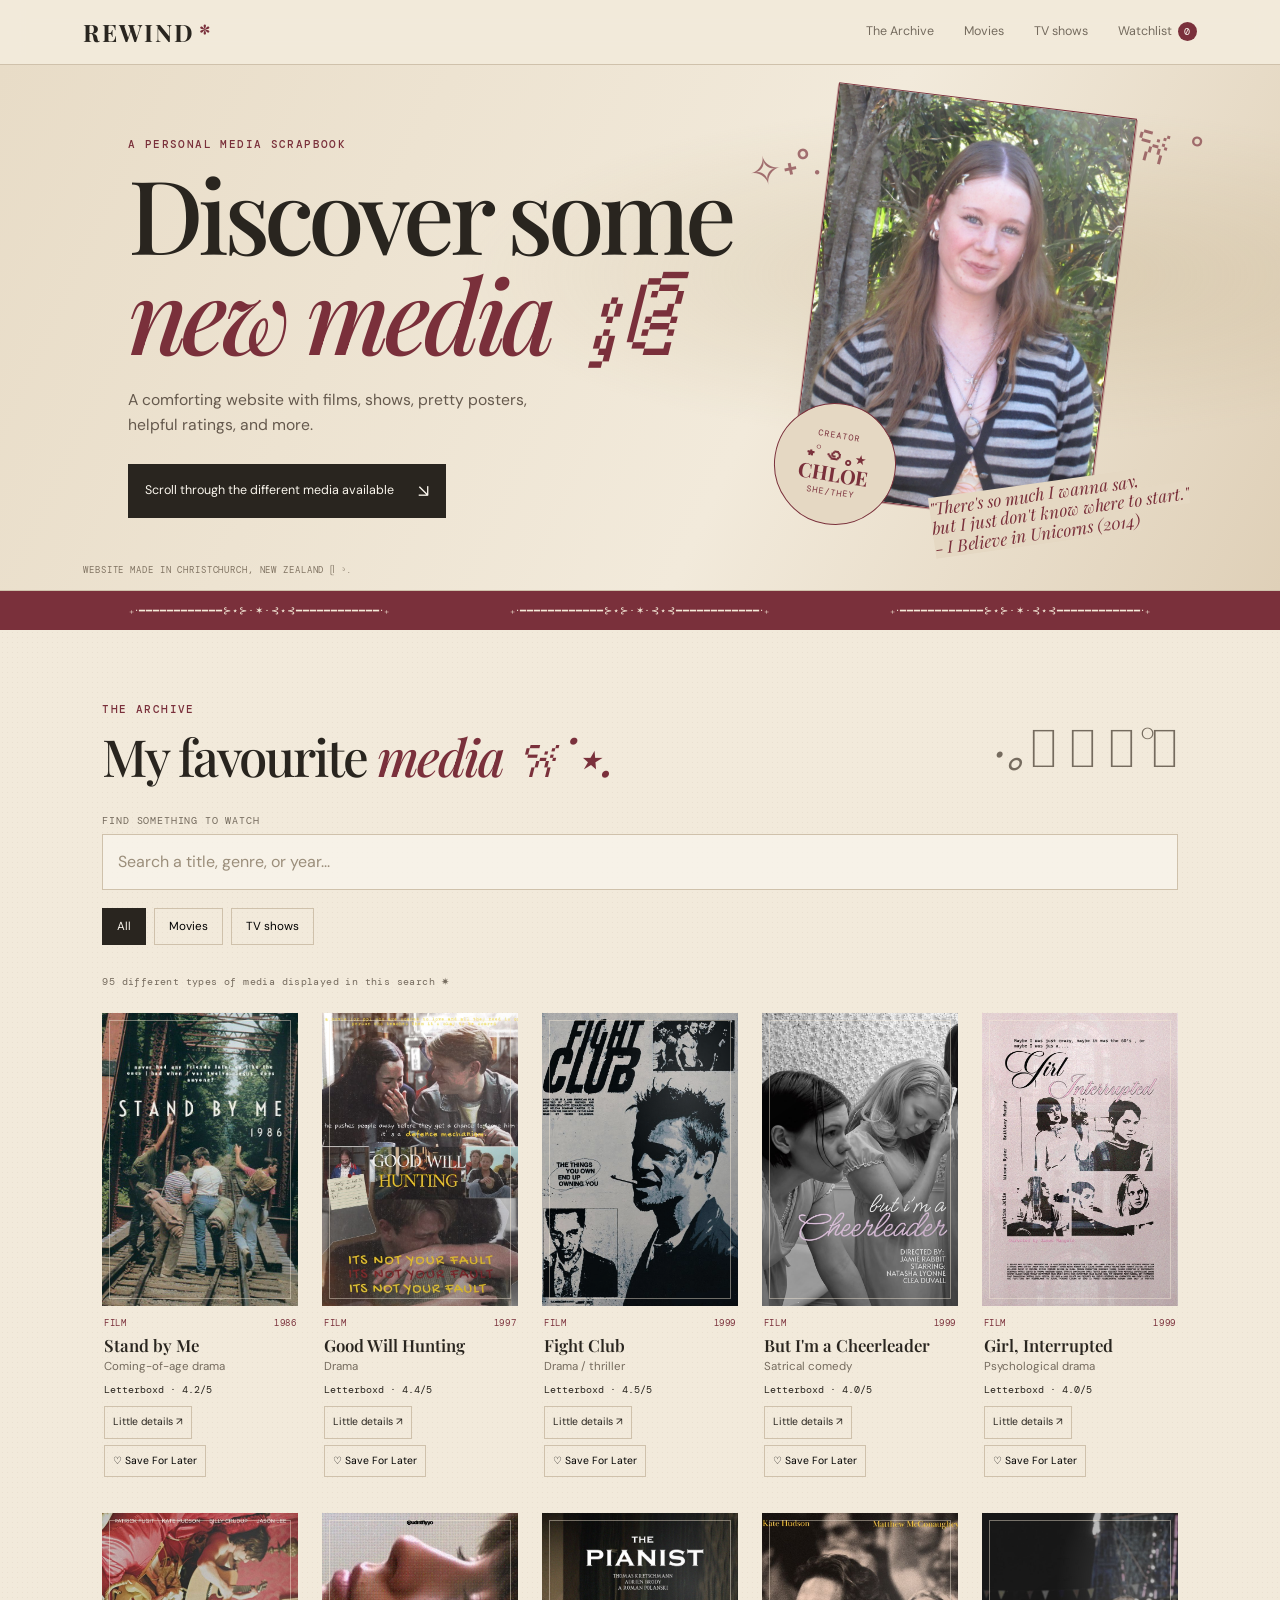
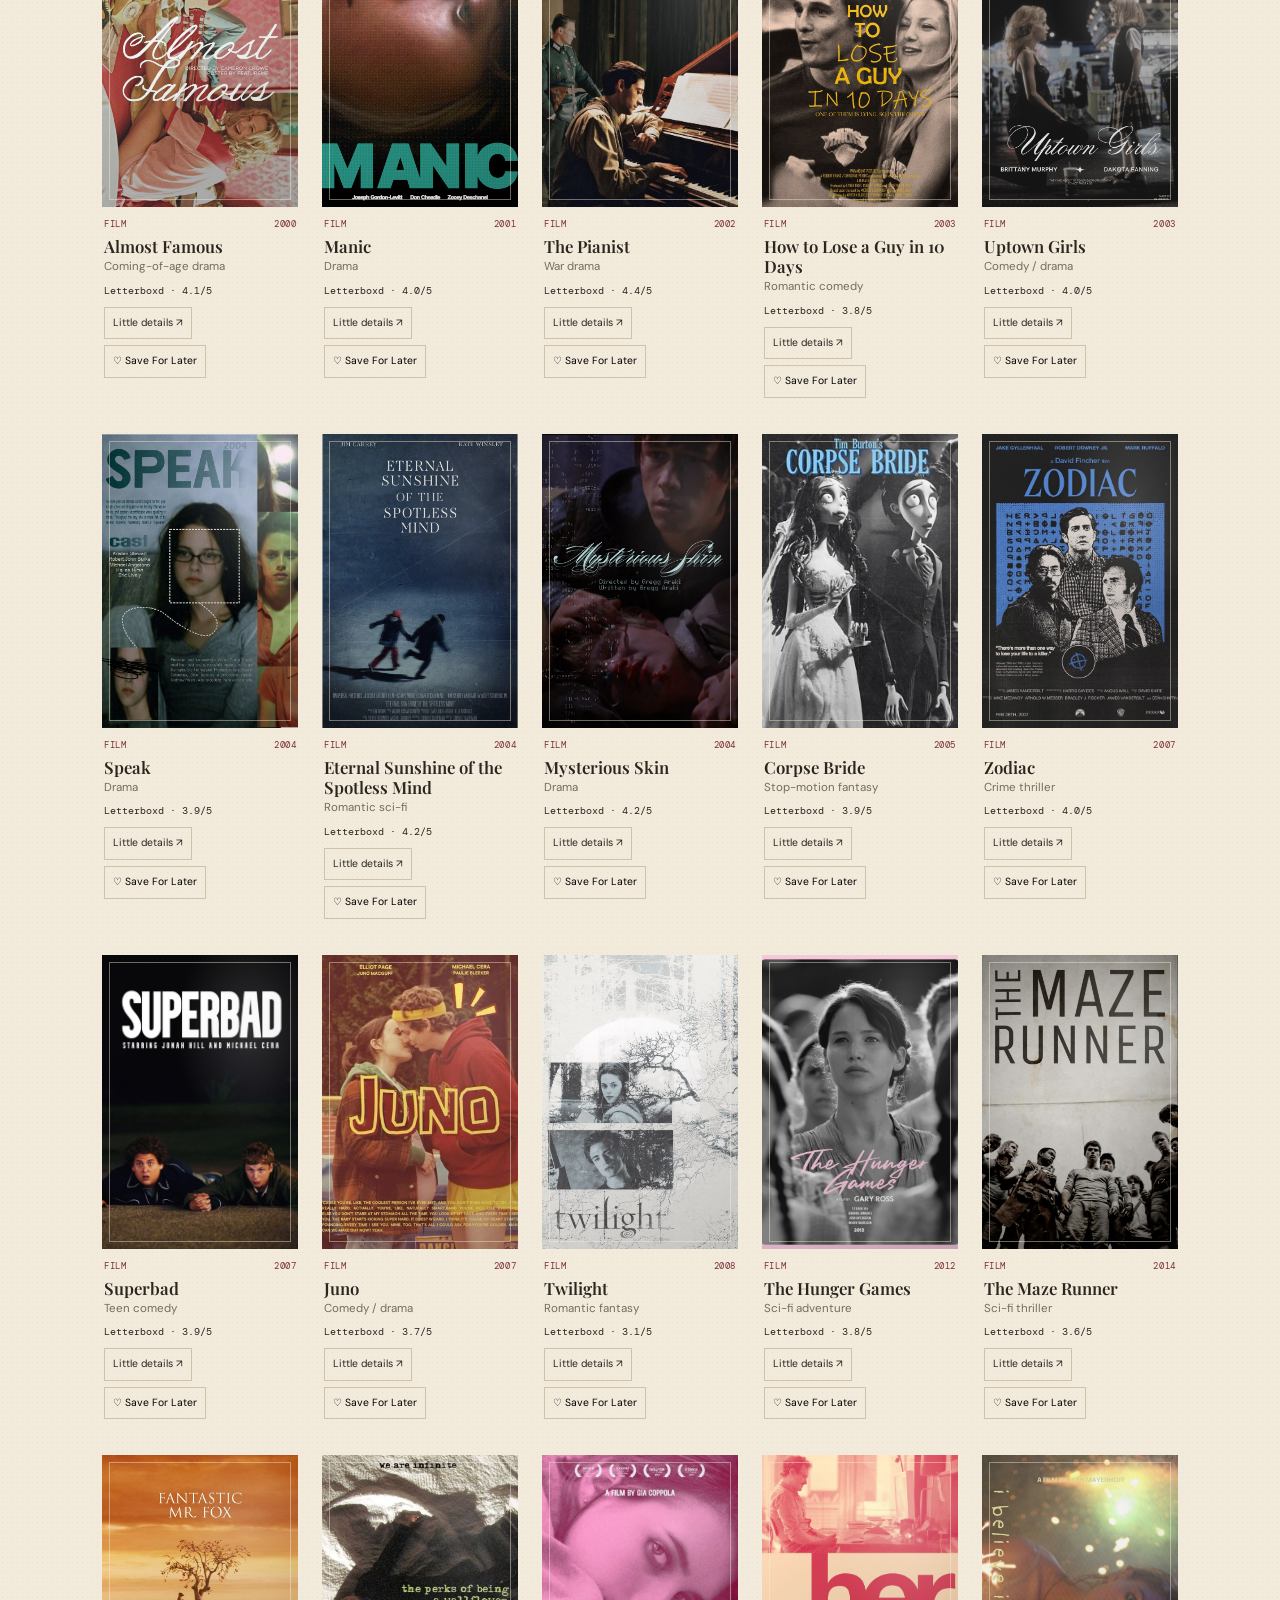
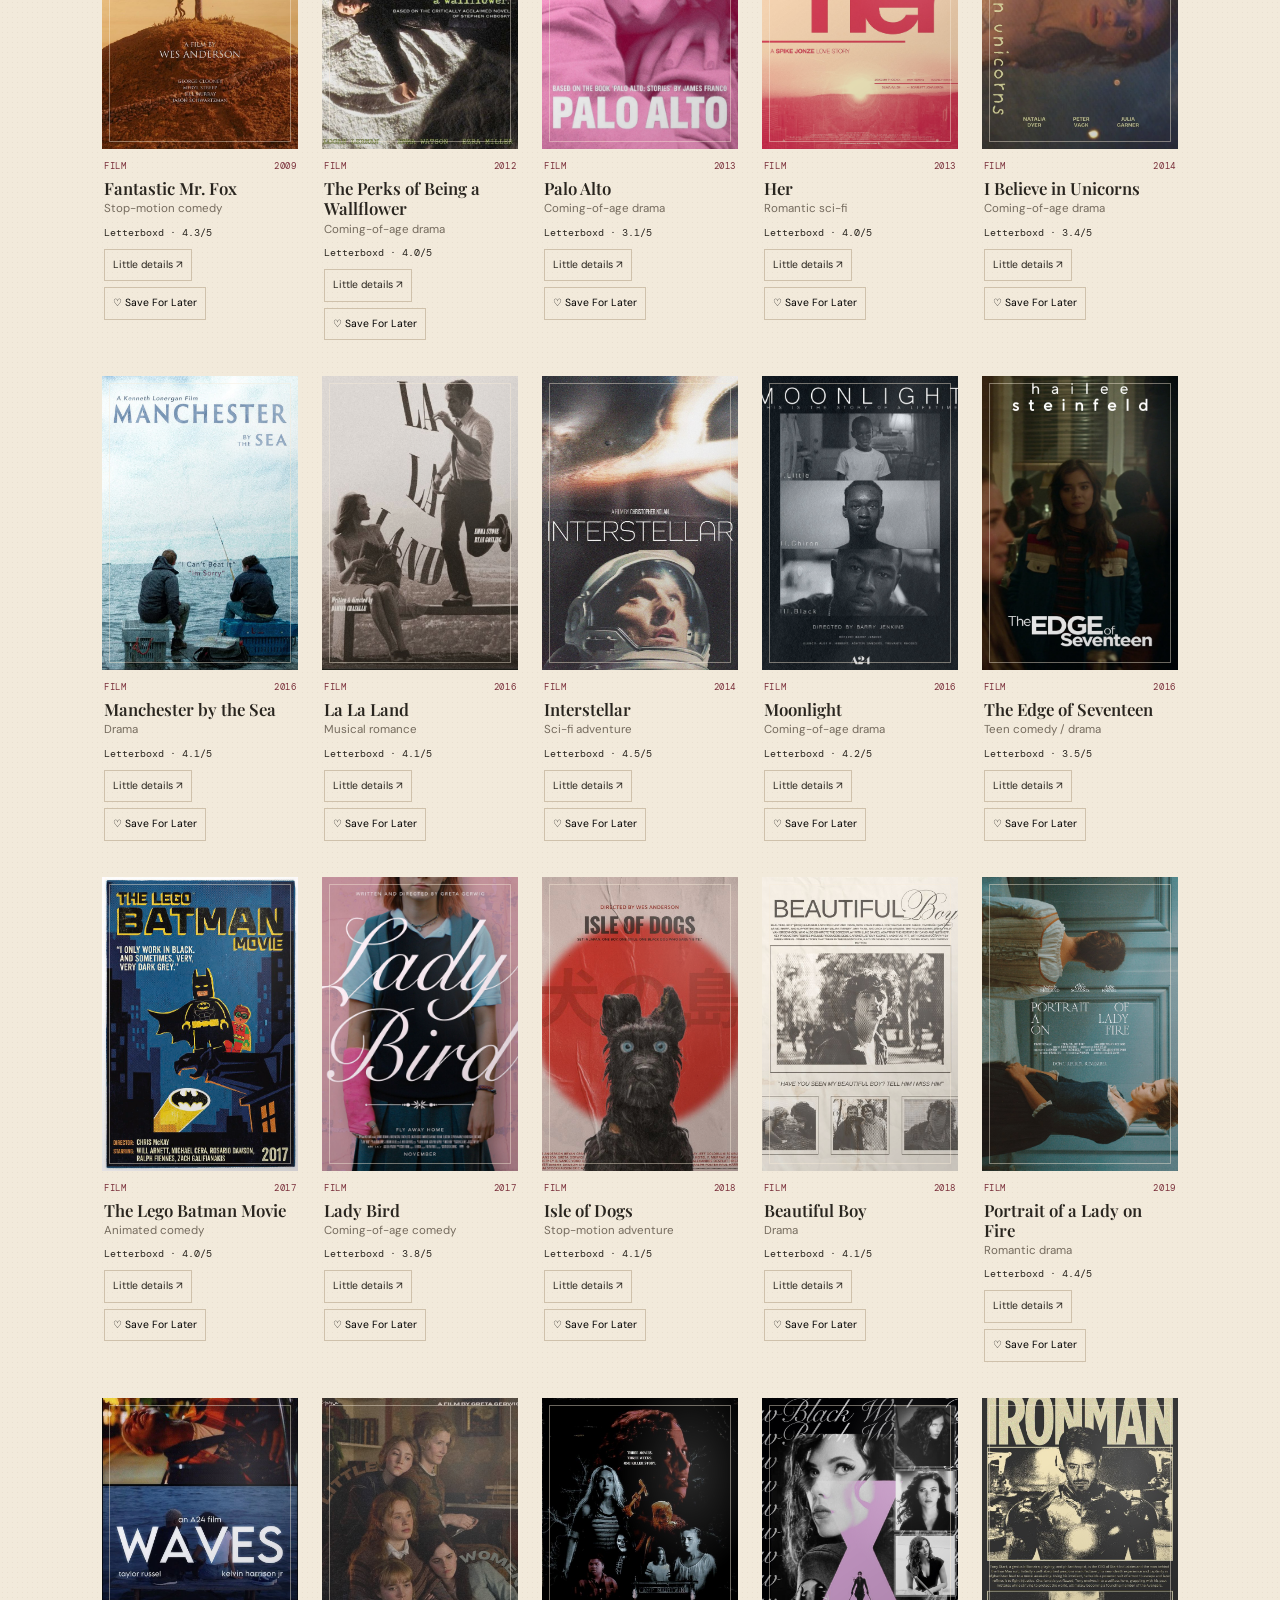
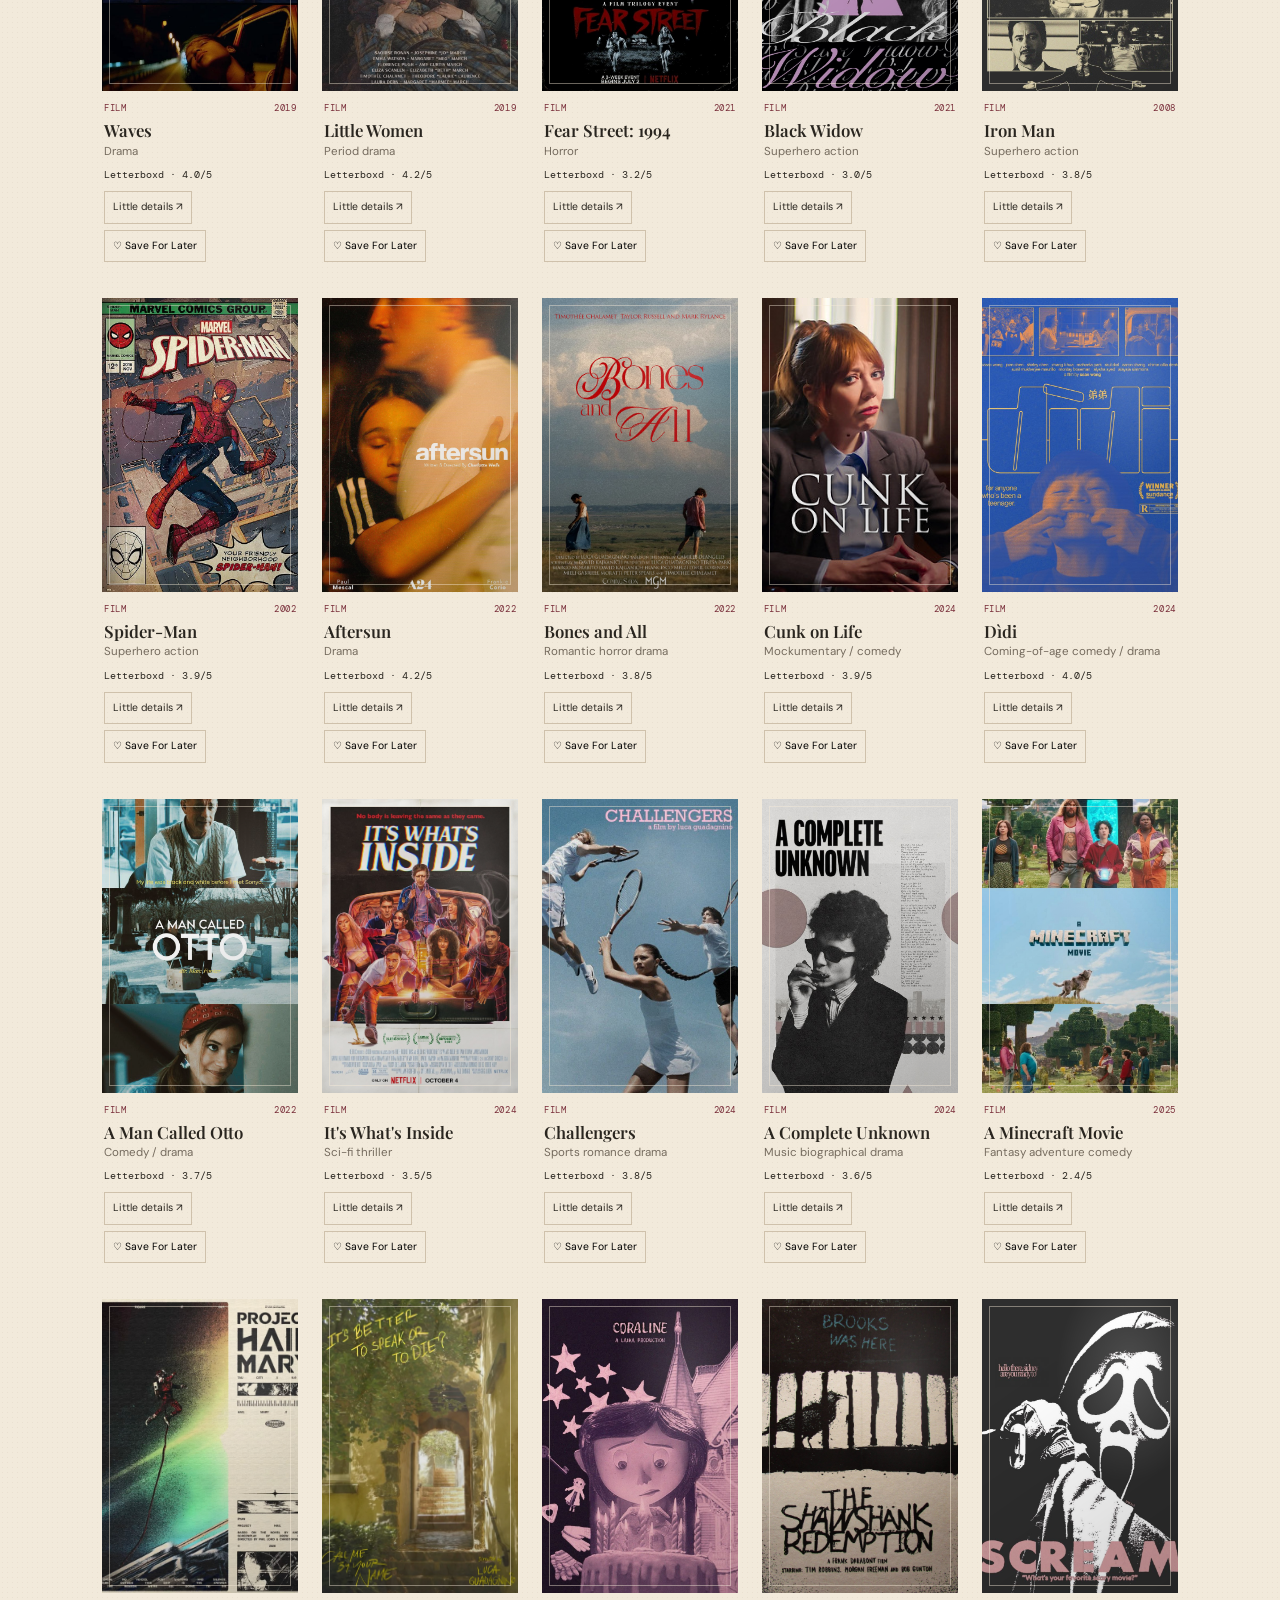
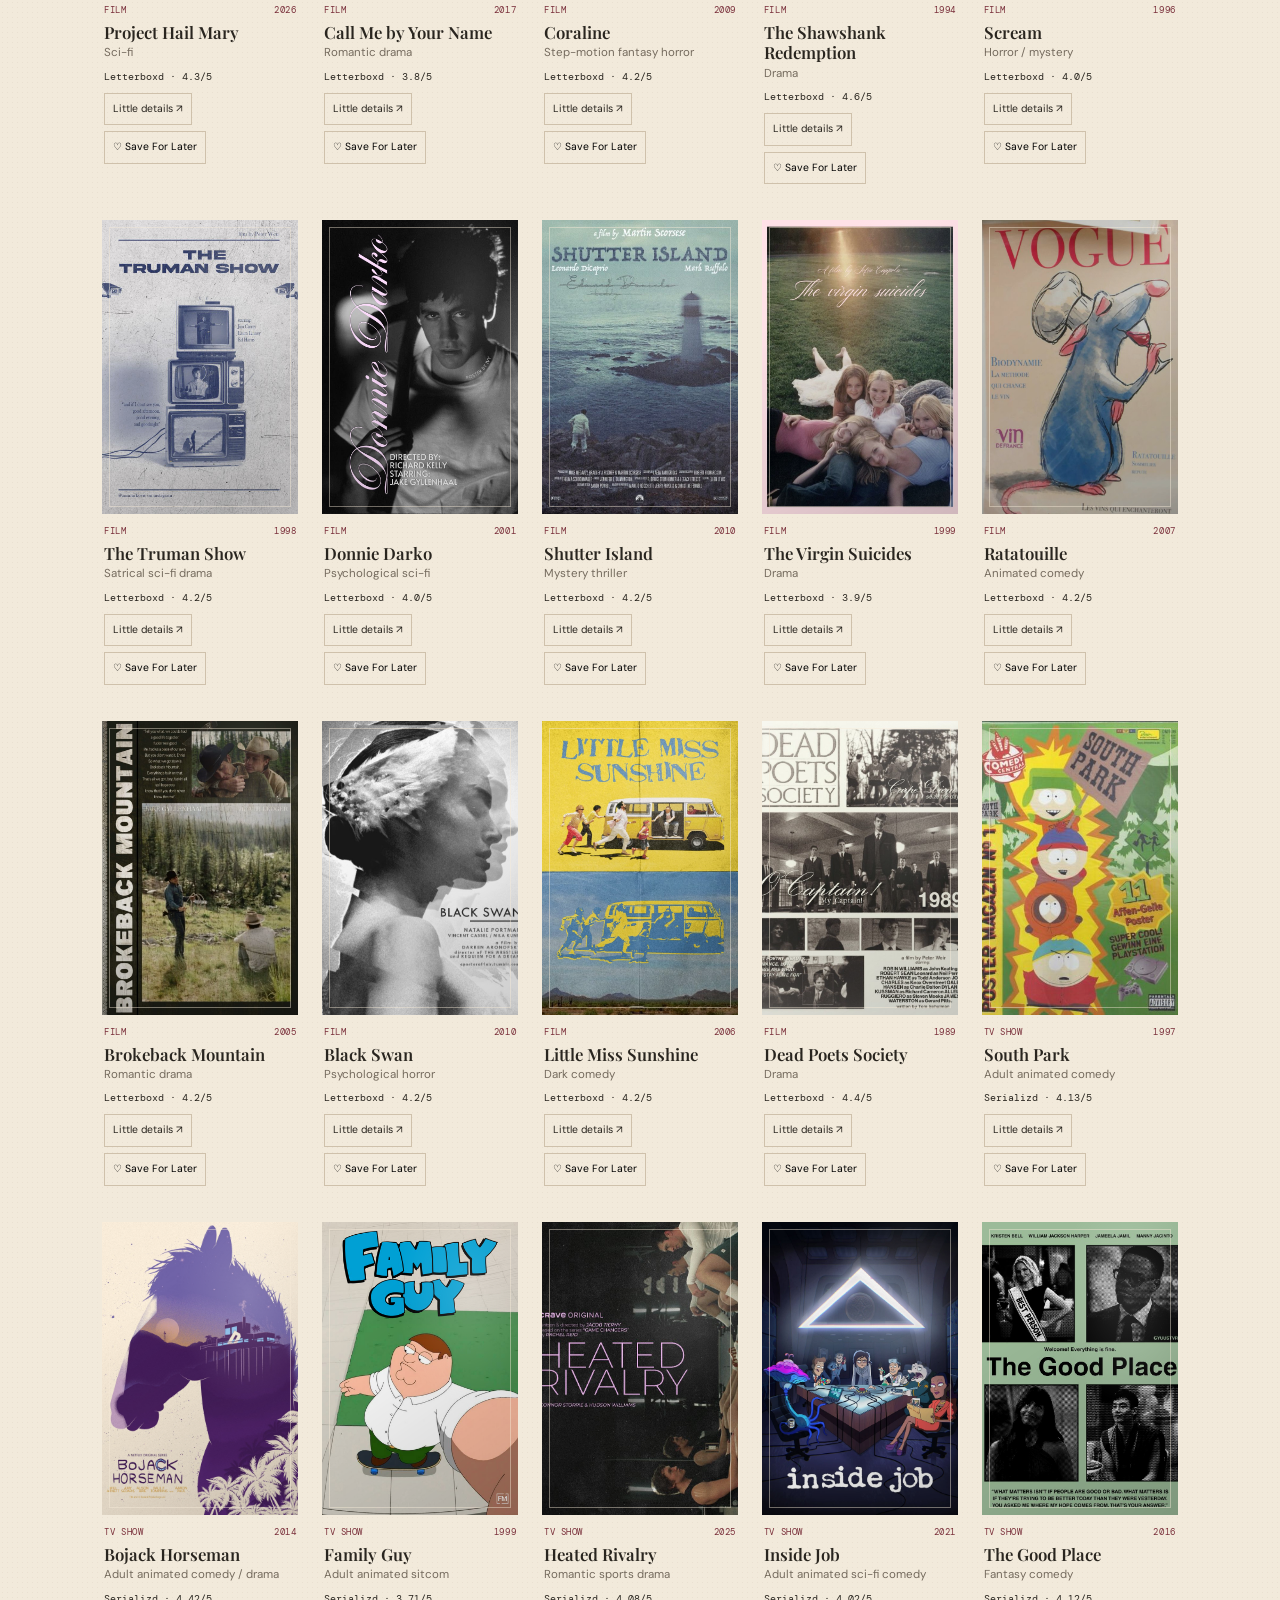
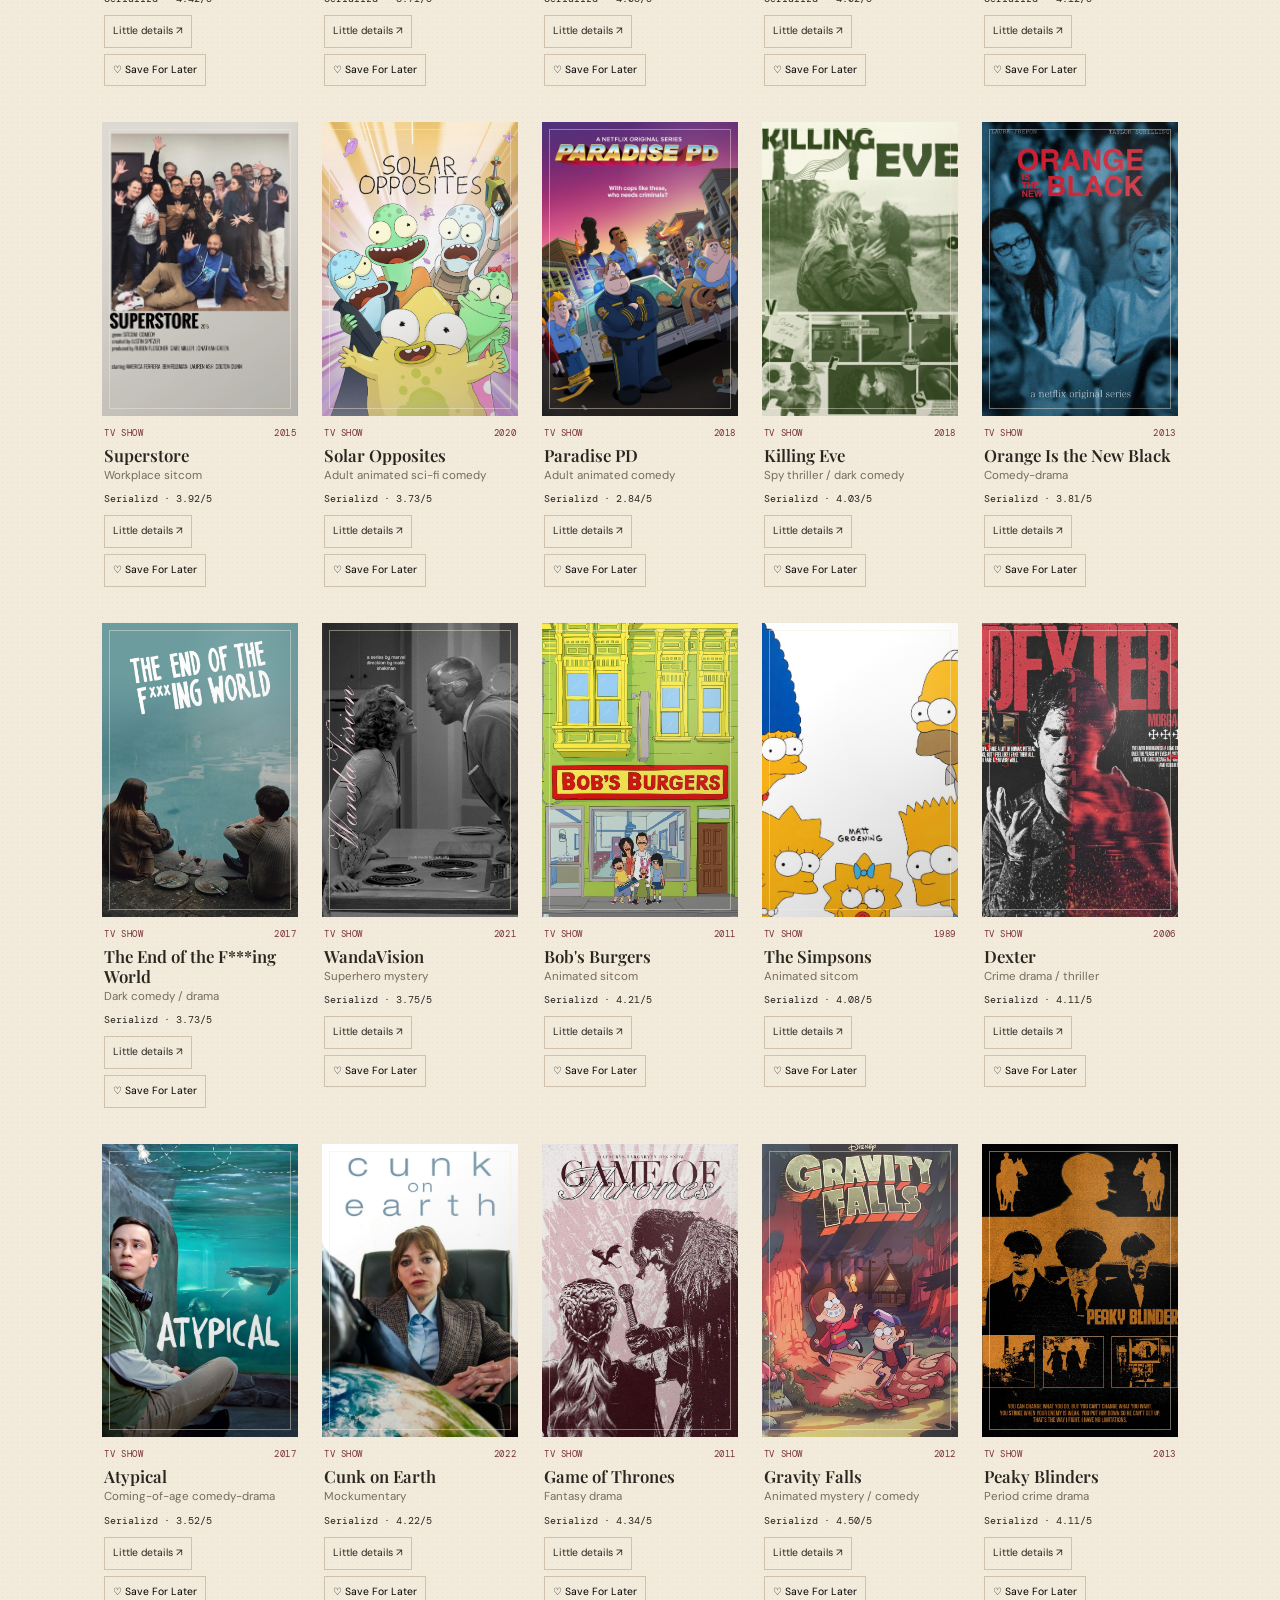
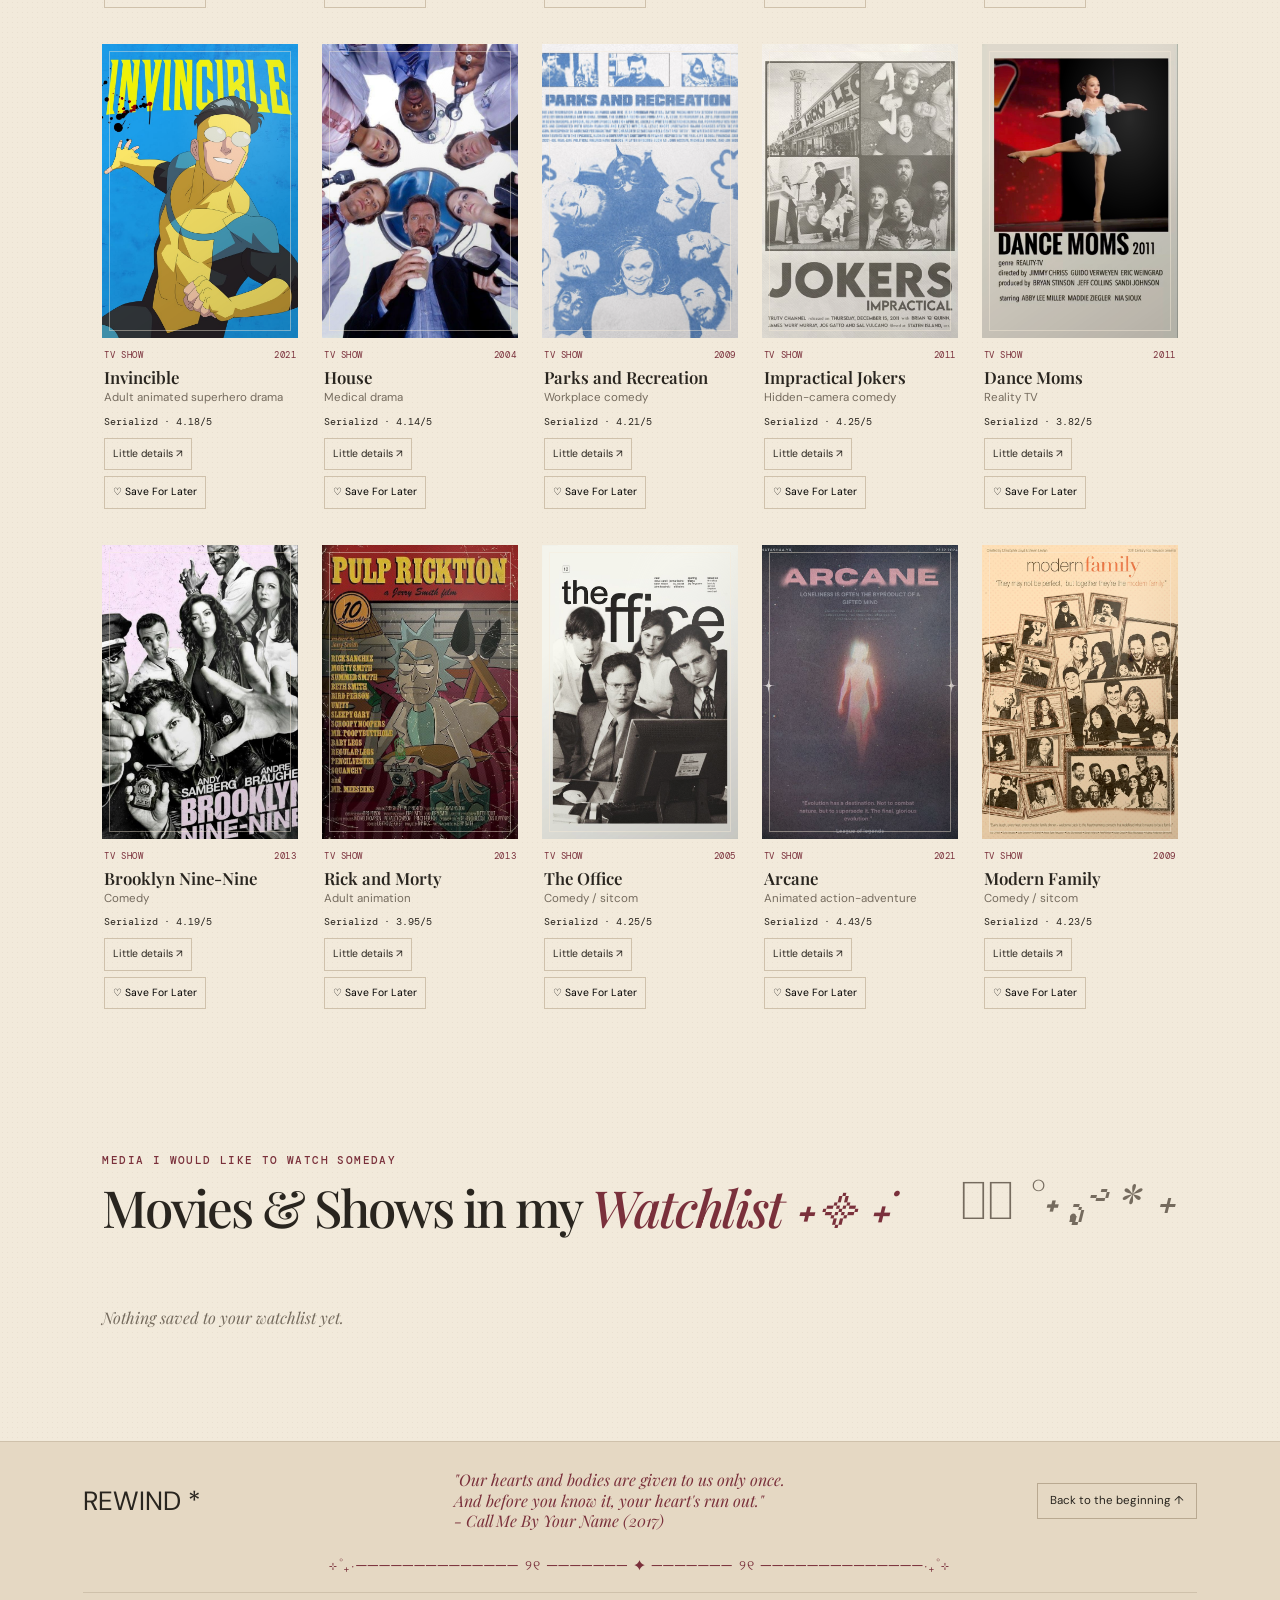
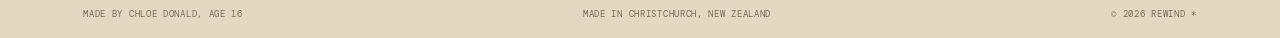
<file: index.html>
<!DOCTYPE html>
<html lang="en">
<head>
    <meta charset="UTF-8">
    <meta name="viewport" content="width=device-width, initial-scale=1.0">
    <meta name="theme-color" content="#f2eadb">
    <meta name="description" content="REWIND - a personal scrapbook of films and shows.">
    <title>REWIND | ⊱⋆⊱·✶·⊰⋆⊰ | 2026</title>
    <link rel="stylesheet" href="style.css">
    <script src="script.js" defer></script>
</head>
<body>
    <header class="site-header">
        <a class="wordmark" href="index.html">REWIND<span>*</span></a>
        <nav aria-label="Main navigation">
            <a href="#collection">The Archive</a>
            <a href="#collection" data-jump-filter="movie">Movies</a>
            <a href="#collection" data-jump-filter="show">TV shows</a>
            <a href="#watchlist">Watchlist <span id="watchlist-count">0</span></a>
        </nav>
    </header>
    <main>
        <section class="hero">
            <div class="hero-photo-frame" aria-hidden="true">
                <img src="creator.png" alt="Photo of the creator of the website, Chloe Donald" class="hero-photo">
            </div>
            <div class="hero-copy">
                <p class="eyebrow">A PERSONAL MEDIA SCRAPBOOK</p>
                <h1>Discover some<br><em>new media ⨾༊󠀺</em></h1>
                <p class="hero-intro">A comforting website with films, shows, pretty posters, helpful ratings, and more.</p>
                <a class="ink-button" href="#collection">Scroll through the different media available <span>↘</span></a>
            </div>
            <div class="hero-note note-one"><mark>"There's so much I wanna say,<br>but I just don't know where to start."<br>- I Believe in Unicorns (2014)</mark></div>
            <div class="hero-stamp" aria-hidden="true">
                <span>CREATOR</span>
                <strong>⋆˚꩜｡⋆<br>CHLOE</strong>
                <span>SHE/THEY</span>
            </div>
            <div class="hero-caption">WEBSITE MADE IN CHRISTCHURCH, NEW ZEALAND ᥫ᭡.</div>
            <span class="hero-doodle doodle-bow" aria-hidden="true">⋆.𐙚 ̊</span>
            <span class="hero-doodle doodle-stars" aria-hidden="true">✧˖°.</span>
        </section>
        <section class="intro-strip" aria-label="Little reminders">
            <span>₊‧━━━━━━━━━━━━⊱⋆⊱·✶·⊰⋆⊰━━━━━━━━━━━━‧₊</span><span>₊‧━━━━━━━━━━━━⊱⋆⊱·✶·⊰⋆⊰━━━━━━━━━━━━‧₊</span><span>₊‧━━━━━━━━━━━━⊱⋆⊱·✶·⊰⋆⊰━━━━━━━━━━━━‧₊</span>
        </section>
        <section class="collection section-wrap" id="collection">
            <div class="section-top">
                <div><p class="eyebrow">THE ARCHIVE</p><h2>My favourite <em>media 𐙚˙⋆.</em></h2></div>
                <p class="section-aside">·｡𓆝 𓆟 𓆞°‧</p>
            </div>
            <label class="search-label" for="search">Find something to watch</label>
            <input id="search" class="search-input" type="search" placeholder="Search a title, genre, or year...">
            <div class="filter-row" aria-label="Filter collection">
                <button class="filter-chip is-active" data-filter="all">All</button>
                <button class="filter-chip" data-filter="movie">Movies</button>
                <button class="filter-chip" data-filter="show">TV shows</button>
            </div>
            <p class="collection-count" id="collection-count"></p>
            <div id="media-grid" class="poster-grid" aria-live="polite"></div>
            <p id="empty-message" class="empty-state" hidden>No matches found. Please try another search.</p>
        </section>
        <section class="saved-section section-wrap" id="watchlist">
            <div class="section-top">
                <div><p class="eyebrow">MEDIA I WOULD LIKE TO WATCH SOMEDAY</p><h2>Movies & Shows in my <em>Watchlist ˖᯽ ݁˖</em></h2></div>
                <p class="section-aside">𓇢𓆸 °˖ .ೃ࿔ * ˖</p>
            </div>
            <div id="watchlist-grid" class="poster-grid"></div>
            <p id="watchlist-empty" class="empty-state">Nothing saved to your watchlist yet.</p>
        </section>
    </main>
    <footer class="site-footer">
        <div class="footer-top">
            <a class="workmark footer-wordmark" href="index.html">REWIND <span>*</span></a>
            <p class="footer-quote">"Our hearts and bodies are given to us only once.<br>And before you know it, your heart's run out."<br>- Call Me By Your Name (2017)</p>
            <a class="back-to-top" href="#">Back to the beginning ↑</a>
        </div>
        <div class="footer-doodle" aria-hidden="true">⊹˚₊‧────────────── ୨୧ ─────── ✦ ─────── ୨୧ ──────────────‧₊˚⊹</div>
        <div class="footer-bottom"><span>MADE BY CHLOE DONALD, AGE 16</span><span>MADE IN CHRISTCHURCH, NEW ZEALAND</span><span>&copy; 2026 REWIND *</span></div>
    </footer>
</body>
</html>
</file>
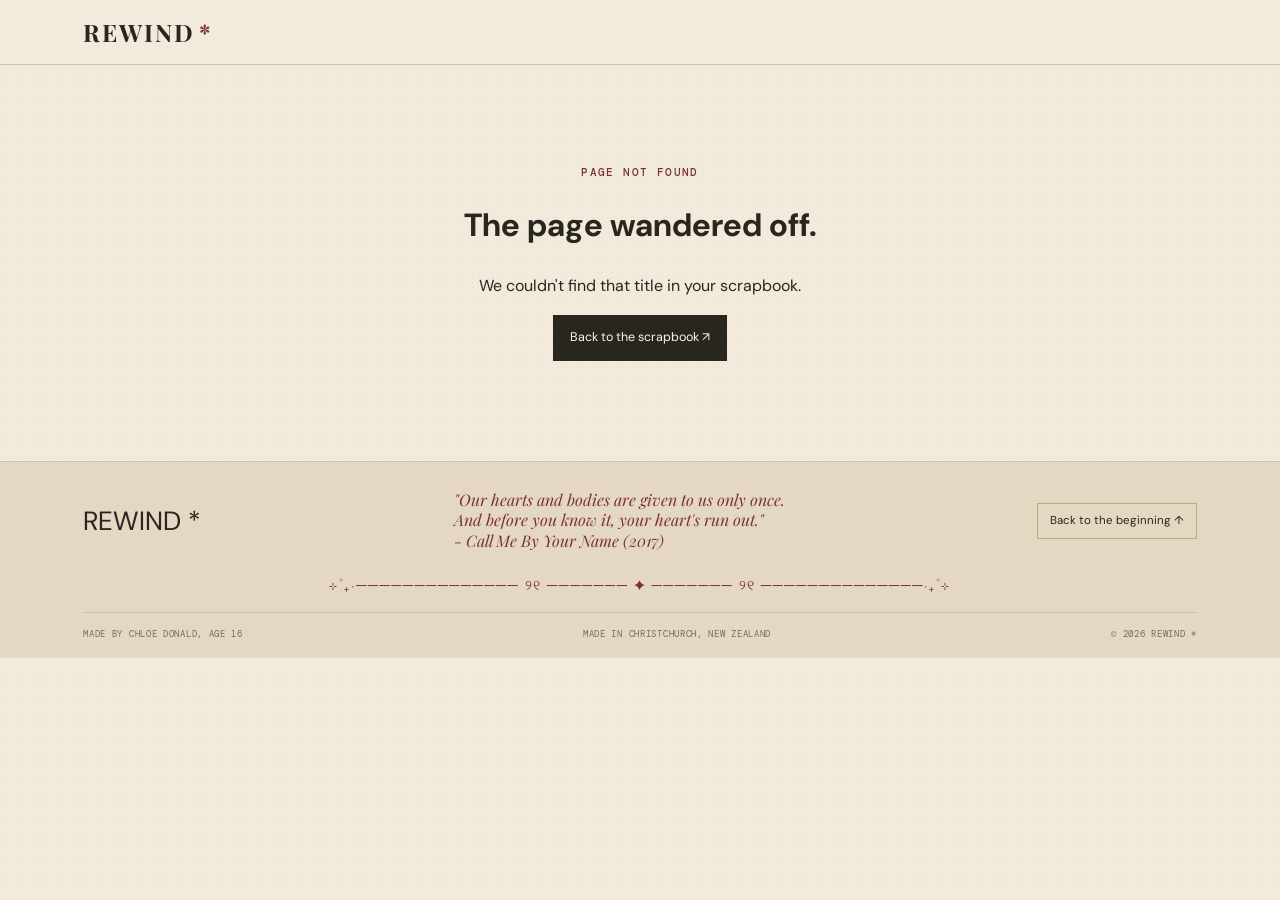
<file: title.html>
<!DOCTYPE html>
<html lang="en">
<head>
    <meta charset="UTF-8">
    <meta name="viewport" content="width=device-width, initial-scale=1.0">
    <meta name="theme-color" content="#f2eadb">
    <meta name="description" content="REWIND - a personal scrapbook of films and shows.">
    <title>REWIND | ⊱⋆⊱·✶·⊰⋆⊰ | 2026</title>
    <link rel="stylesheet" href="style.css">
    <script src="script.js" defer></script>
</head>
<body>
    <header class="site-header">
        <a class="wordmark" href="index.html">REWIND<span>*</span></a>
    </header>
    <main id="detail-root" class="detail-main">
        <a class="back-link" href="index.html#collection">← BACK TO THE ARCHIVE</a>
        <p>Finding your page...</p>
    </main>
    <footer class="site-footer">
        <div class="footer-top">
            <a class="workmark footer-wordmark" href="index.html">REWIND <span>*</span></a>
            <p class="footer-quote">"Our hearts and bodies are given to us only once.<br>And before you know it, your heart's run out."<br>- Call Me By Your Name (2017)</p>
            <a class="back-to-top" href="#">Back to the beginning ↑</a>
        </div>
        <div class="footer-doodle" aria-hidden="true">⊹˚₊‧────────────── ୨୧ ─────── ✦ ─────── ୨୧ ──────────────‧₊˚⊹</div>
        <div class="footer-bottom"><span>MADE BY CHLOE DONALD, AGE 16</span><span>MADE IN CHRISTCHURCH, NEW ZEALAND</span><span>&copy; 2026 REWIND *</span></div>
    </footer>
</body>
</html>
</file>
<file: style.css>
@import url('https://fonts.googleapis.com/css2?family=DM+Mono:wght@400;500&family=DM+Sans:wght@400;500;600;700&family=Playfair+Display:ital,wght@0,500;0,600;0,700;1,500;1,600&display=swap');

:root {
    --paper: #f2eadb;
    --paper-deep: #e5d8c3;
    --ink: #29251f;
    --muted: #756b5e;
    --wine: #7a303b;
    --olive: #747751;
    --ochre: #c39b54;
    --line: #cfc1ab;
    --white-paper: #faf6ed;
    --serif: "Playfair Display", Georgia, serif;
    --sans: "DM Sans", Arial, sans-serif;
    --mono: "DM Mono", monospace;
}

* { box-sizing: border-box; }
html { scroll-behavior: smooth; scroll-padding-top: 90px; }
body { margin: 0; background: var(--paper); color: var(--ink); font-family: var(--sans); line-height: 1.6;
    background-image: radial-gradient(#6f5c4010 .7px, transparent .7px); background-size: 5px 5px; }
a { color: inherit; text-decoration: none; }
button, input { font: inherit; }
::selection { background: #d8b9a7; color: var(--ink); }

.site-header {
    position: sticky; top: 0; z-index: 20;
    display: flex; justify-content: space-between; align-items: center;
    gap: 24px; padding: 16px 6.5%;
    background: #f2eadbf2; backdrop-filter: blur(12px);
    border-bottom: 1px solid var(--line);
}
.wordmark { font: 700 1.5rem var(--serif); letter-spacing: .08em; }
.wordmark span { color: var(--wine); margin-left: 4px;}
nav { display: flex; align-items: center; flex-wrap: wrap; gap: clamp(12px, 2.5vw, 30px); }
nav a { color: var(--muted); font-size: .78rem; }
nav a:hover, .back-link:hover { color: var(--wine); }
#watchlist-count { display: inline-grid; place-items: center; min-width: 19px; height: 19px; padding: 0 4px; 
    margin-left: 3px; border-radius: 50%; background: var(--wine); color: var(--white-paper); font: .65rem var(--mono); }

mark { background-color: var(--paper-deep); color: var(--wine); }
.hero {
    min-height: 490px; position: relative; overflow: hidden;
    display: flex; align-items: center; padding: 72px 10%;
    background: 
        radial-gradient(ellipse at 78% 40%, #b9a57b55 0%, transparent 38%),
        linear-gradient(115deg, #e8dcc7, #f2eadb 60%, #dfd0b8);
    border-bottom: 1px solid var(--line);
}
.hero:before {
    content: ""; position: absolute; width: 300px; height: 410px; right: 13%; top: 35px;
    border: 1px solid #7a303b50; transform: rotate(7deg);
    background: linear-gradient(150deg, #7a303b20, transparent 60%);
}
.hero-copy { position: relative; z-index: 2; max-width: 630px; }
.eyebrow { margin: 0 0 12px; color: var(--wine); font: 500 .67rem var(--mono); letter-spacing: .13em; }
.hero h1 { margin: 0; font: 500 clamp(3.2rem, 8vw, 6.6rem)/.98 var(--serif); letter-spacing: -.055em; }
.hero h1 em, h2 em { color: var(--wine); font-weight: 500; }
.hero-intro { max-width: 420px; margin: 23px 0 27px; color: #65594d; font-size: .98rem; }
.ink-button { display: inline-flex; gap: 24px; align-items: center; background: var(--ink); color: var(--white-paper); 
    padding: 13px 17px; border: 0; font-size: .78rem; cursor: pointer; transition: background .2s, transform .2s; }
.ink-button:hover { background: var(--wine); transform: translateY(-2px); }
.ink-button span { font-size: 1.1rem; }
.hero-photo-frame { position: absolute; z-index: 1; width: 300px; height: 412px; right: calc(13% + 1px); top: 34px; overflow: hidden; border: 1px solid var(--wine); transform: rotate(7deg); background: var(--paper-deep); }
.hero-photo { display: block; width: 100%; height: 100%; object-fit: cover; object-position: center; }
.hero-note { position: absolute; z-index: 3; right: 7%; bottom: 50px; color: var(--wine); font: italic 1.05rem/1.15 var(--serif); transform: rotate(-8deg); }
.hero-stamp { position: absolute; z-index: 1; right: 30%; bottom: 65px; display: flex; background-color: var(--paper-deep);
    flex-direction: column; align-items: center; gap: 4px; width: 122px; height: 122px; justify-content: center;
    border: 1px solid var(--wine); border-radius: 50%; color: var(--wine); transform: rotate(9deg); text-align: center; }
.hero-stamp span { font: .53rem var(--mono); letter-spacing: .12em; }
.hero-stamp strong { font: 700 1.25rem/.95 var(--serif); }
.hero-caption { position: absolute; bottom: 14px; left: 6.5%; font: .55rem var(--mono); letter-spacing: .1em; color: #817463; }
.hero-doodle { position: absolute; color: var(--wine); opacity: .65; }
.doodle-bow { top: 40px; right: 7%; font-size: 3rem; transform: rotate(15deg); }
.doodle-stars { top: 70px; right: 36%; font-size: 2.5rem; transform: rotate(-12deg); }

.intro-strip { display: flex; justify-content: space-around; gap: 15px; flex-wrap: wrap; padding: 13px 6%; background: var(--wine);
    color: #f5ead8; font: .61rem var(--mono); letter-spacing: .1em; }
.section-wrap { padding: 72px 8%; }
.section-top { display: flex; justify-content: space-between; align-items: end; gap: 25px; margin-bottom: 30px; }
.section-top h2 { margin: 0; font: 500 clamp(2rem, 4vw, 3.3rem)/1.1 var(--serif); letter-spacing: -0.04em; }
.section-aside { max-width: 300px; margin: 0 0 5px; color: var(--muted); font: italic 3rem var(--serif); }
.search-label {display: block; margin-bottom: 7px; color: var(--muted); font: .65rem var(--mono); letter-spacing: .08em; text-transform: uppercase; }
.search-input { width: 100%; padding: 14px 15px; border: 1px solid var(--line); border-radius: 0; background: #faf6edb8; color: var(--ink); outline: none; }
.search-input:focus { border-color: var(--wine); box-shadow: 0 0 0 2px #7a303b14; }
.search-input::placeholder { color: #9b8e7b; }
.filter-row { display: flex; flex-wrap: wrap; gap: 8px; margin: 18px 0 30px; }
.filter-chip { padding: 8px 14px; border: 1px solid var(--line); background: transparent; cursor: pointer; font-size: .73rem; transition: all .2s; }
.filter-chip span { margin-left: 10px; }
.filter-chip:hover, .filter-chip.is-active { background: var(--ink); border-color: var(--ink); color: var(--white-paper); }
.collection-count { margin: 0 0 25px; color: var(--muted); font: .62rem var(--mono); letter-spacing: .04em; }

.poster-grid { display: grid; grid-template-columns: repeat(5, minmax(0, 1fr)); gap: 36px 24px; align-items: start; width: 100%; }
.media-card { min-width: 0; width: 100%; }
.poster-link { display: block; width: 100%; }
.poster-art {
    width: 100%; aspect-ratio: 2 / 3; min-height: 0; position: relative; display: flex;
    align-items: stretch; padding: 10px; overflow: hidden;
}
.poster-art::before { content: ""; position: absolute; z-index: -1; inset: 0; opacity: .4;
    background: radial-gradient(ellipse at 75% 25%, #fff7, transparent 35%), linear-gradient(145deg, transparent 25%, #0008); }
.poster-art:after { content: ""; position: absolute; z-index: -1; inset: 7px; border: 1px solid #f5ead86e; }
.poster-frame { position: relative; display: flex; flex-direction: column; width: 100%; padding: 3px; }
.poster-link:hover .poster-art { transform: translateY(-5px) rotate(-.5deg); box-shadow: 5px 10px 0 #302a2718; }
.poster-topline { display: flex; justify-content: space-between; gap: 5px; font: .46rem var(--mono); letter-spacing: .07em; text-transform: uppercase; }
.poster-symbol { position: absolute; top: 27%; left: 0; right: 0; text-align: center; font: clamp(2.6rem, 5vw, 5rem)/1 var(--serif); opacity: .32; }
.poster-title { position: relative; z-index: 1; max-width: 100%; margin: auto 0 7px; font: 600 clamp(1.1rem, 1.8vw, 1.75rem)/.98 var(--serif);
    letter-spacing: -.045em; text-wrap: balance; text-shadow: 0 2px 8px #0004; }
.poster-footer { position: relative; z-index: 1; font: .43rem var(--mono);letter-spacing: .1em; text-transform: uppercase; }
.poster-image { position: absolute; z-index: -2; inset: 0; width: 100%; height: 100%; object-fit: cover; object-position: center; }
.poster-art.has-image:before { opacity: .35; }
.card-info { padding: 11px 2px 0; }
.card-kicker { display: flex; justify-content: space-between; gap: 5px; color: var(--wine); font: .55rem var(--mono); letter-spacing: .06em; text-transform: uppercase; }
.card-info h3 { margin: 6px 0 2px; font: 600 1.05rem/1.2 var(--serif); }
.card-meta { margin: 0; color: var(--muted); font-size: .72rem; }
.card-rating { margin: 7px 0 0; color: var(--ink); font: .62rem var(--mono); }
.card-actions { display: flex; flex-wrap: wrap; gap: 6px; margin-top: 10px; }
.small-button { padding: 7px 8px; border: 1px solid var(--line); background: transparent; cursor: pointer; font-size: .65rem; }
.small-button:hover { border-color: var(--wine); color: var(--wine); }
.small-button.is-saved { background: #e1d1c3; border-color: #bda497; }
.empty-state { color: var(--muted); font: italic 1rem var(--serif); padding: 25px 0; }
#watchlist.grid .media-card { transition: opacity 0.5s ease; }
#watchlist-grid .media-card:hover { opacity: 0.7; }

.site-footer { padding: 28px 6.5% 18px; border-top: 1px solid var(--line); background: #e5d8c3; }
.footer-top { display: flex; justify-content: space-between; align-items: center; flex-wrap: wrap; gap: 20px; }
.footer-wordmark { font-size: 1.65rem; }
.footer-quote { margin: 0; color: var(--wine); font: italic 1rem/1.3 var(--serif); }
.back-to-top { padding: 8px 12px; border: 1px solid #b9a991; font-size: .72rem; }
.back-to-top:hover { background: var(--paper); }
.footer-doodle { padding: 22px 0 18px; color: var(--wine); text-align: center; font: .9rem var(--serif); letter-spacing: .1em; }
.footer-bottom { display: flex; justify-content: space-between; gap: 12px; flex-wrap: wrap; padding-top: 15px; border-top: 1px solid #cfc1ab; color: var(--muted); font: .55rem var(--mono); letter-spacing: .08em; }

.detail-main { min-height: 72vh; padding: 42px 8% 80px; }
.back-link { display: inline-block; margin-bottom: 28px; color: var(--wine); font: .67rem var(--mono); letter-spacing: .05em; }
.detail-layout { display: grid; grid-template-columns: minmax(220px, 340px) minmax(0, 1fr); gap: clamp(30px, 7vw, 85px); align-items: start; }
.detail-poster .poster-art { width: 100%; }
.detail-copy { padding-top: 10px; }
.detail-copy h1 { margin: 8px 0 10px; font: 500 clamp(2.8rem, 6vw, 5.2rem)/1 var(--serif); letter-spacing: -.05em; }
.detail-deck { max-width: 570px; color: var(--muted); font: italic 1.2rem/1.55 var(--serif); }
.detail-facts { display: flex; flex-wrap: wrap; gap: 8px; margin: 25px 0; }
.fact-pill { border: 1px solid var(--line); padding: 6px 10px; font: .65rem var(--mono); }
.detail-rule { border: 0; border-top: 1px solid var(--line); margin: 27px 0; }
.detail-copy h2 { font: 500 1.6rem var(--serif); }
.detail-description { max-width: 650px; color: #554c41; }
.rating-panel { display: grid; grid-template-columns: repeat(2, minmax(0, 1fr)); gap: 12px; max-width: 470px; }
.rating-box { border: 1px solid var(--line); padding: 14px; background: #faf6ed70; }
.rating-box span { display: block; color: var(--muted); font: .58rem var(--mono); text-transform: uppercase; letter-spacing: .06em; }
.rating-box strong { display: block; margin-top: 6px; font: 1.2rem var(--serif); }
.detail-actions { display: flex; flex-wrap: wrap; gap: 10px; margin-top: 25px; }
.detail-actions .outline-button { background: transparent; color: var(--ink); border: 1px solid var(--line); padding: 12px 15px; cursor: pointer; font: .78rem var(--sans); }
.not-found { padding: 100px 8%; text-align: center; }
.detail-copy > :not(.detail-symbol-doodles) { position: relative; z-index: 1; }

@media (max-width: 1050px) {
    .poster-grid { grid-template-columns: repeat(4, minmax(0, 1fr)); gap: 30px 17px; }
}
@media (max-width: 760px) {
    .poster-grid { grid-template-columns: repeat(3, minmax(0, 1fr)); }
    .hero { padding-left: 7%; }
    .hero:before { right: 7%; opacity: .65; }
    .hero-stamp { right: 15%; }
}
@media (max-width: 560px) {
    .site-header { align-items: flex-start; flex-direction: column; padding: 14px 6%; gap: 10px; }
    nav { gap: 10px 17px; }
    nav a { font-size: .72rem; }
    .hero { min-height: 450px; padding: 58px 7% 75px; }
    .hero h1 { font-size: clamp(3.1rem, 15vw, 5rem); }
    .hero:before { right: -115px; opacity: .35; }
    .hero-stamp { right: 8%; bottom: 53px; width: 90px; height: 90px; opacity: .75; }
    .hero-stamp strong { font-size: .9rem; }
    .note-none { right: 6%; bottom: 27px; font-size: .9rem; }
    .hero-caption { max-width: 55%; font-size: .46rem; }
    .section-wrap { padding: 50px 6%; }
    .section-top { display: block; }
    .section-aside { margin-top: 12px; }
    .poster-grid { grid-template-columns: repeat(2, minmax(0, 1fr)); gap: 26px 13px; }
    .poster-art { padding: 10px; }
    .poster-title { font-size: clamp(1.2rem, 6vw, 1.9rem); }
    .detail-main { padding: 30px 6% 60px; }
    .detail-layout { grid-template-columns: minmax(0, 1fr); gap: 26px; }
    .detail-poster { max-width: 300px; }
    .detail-copy { padding-top: 0; }
    .detail-copy h1 { font-size: 3.2rem; }
    .detail-symbol-doodles { inset: 0 -5px; }
    .detail-doodle-1 { right: 0; font-size: 4rem; }
    .detail-doodle-2 { right: 0; font-size: 3rem; }
    .site-footer { padding: 24px 6% 16px; }
    .footer-top { align-items: flex-start; flex-direction: column; gap: 13px; }
    .footer-bottom { flex-direction: column; }
}
</file>
